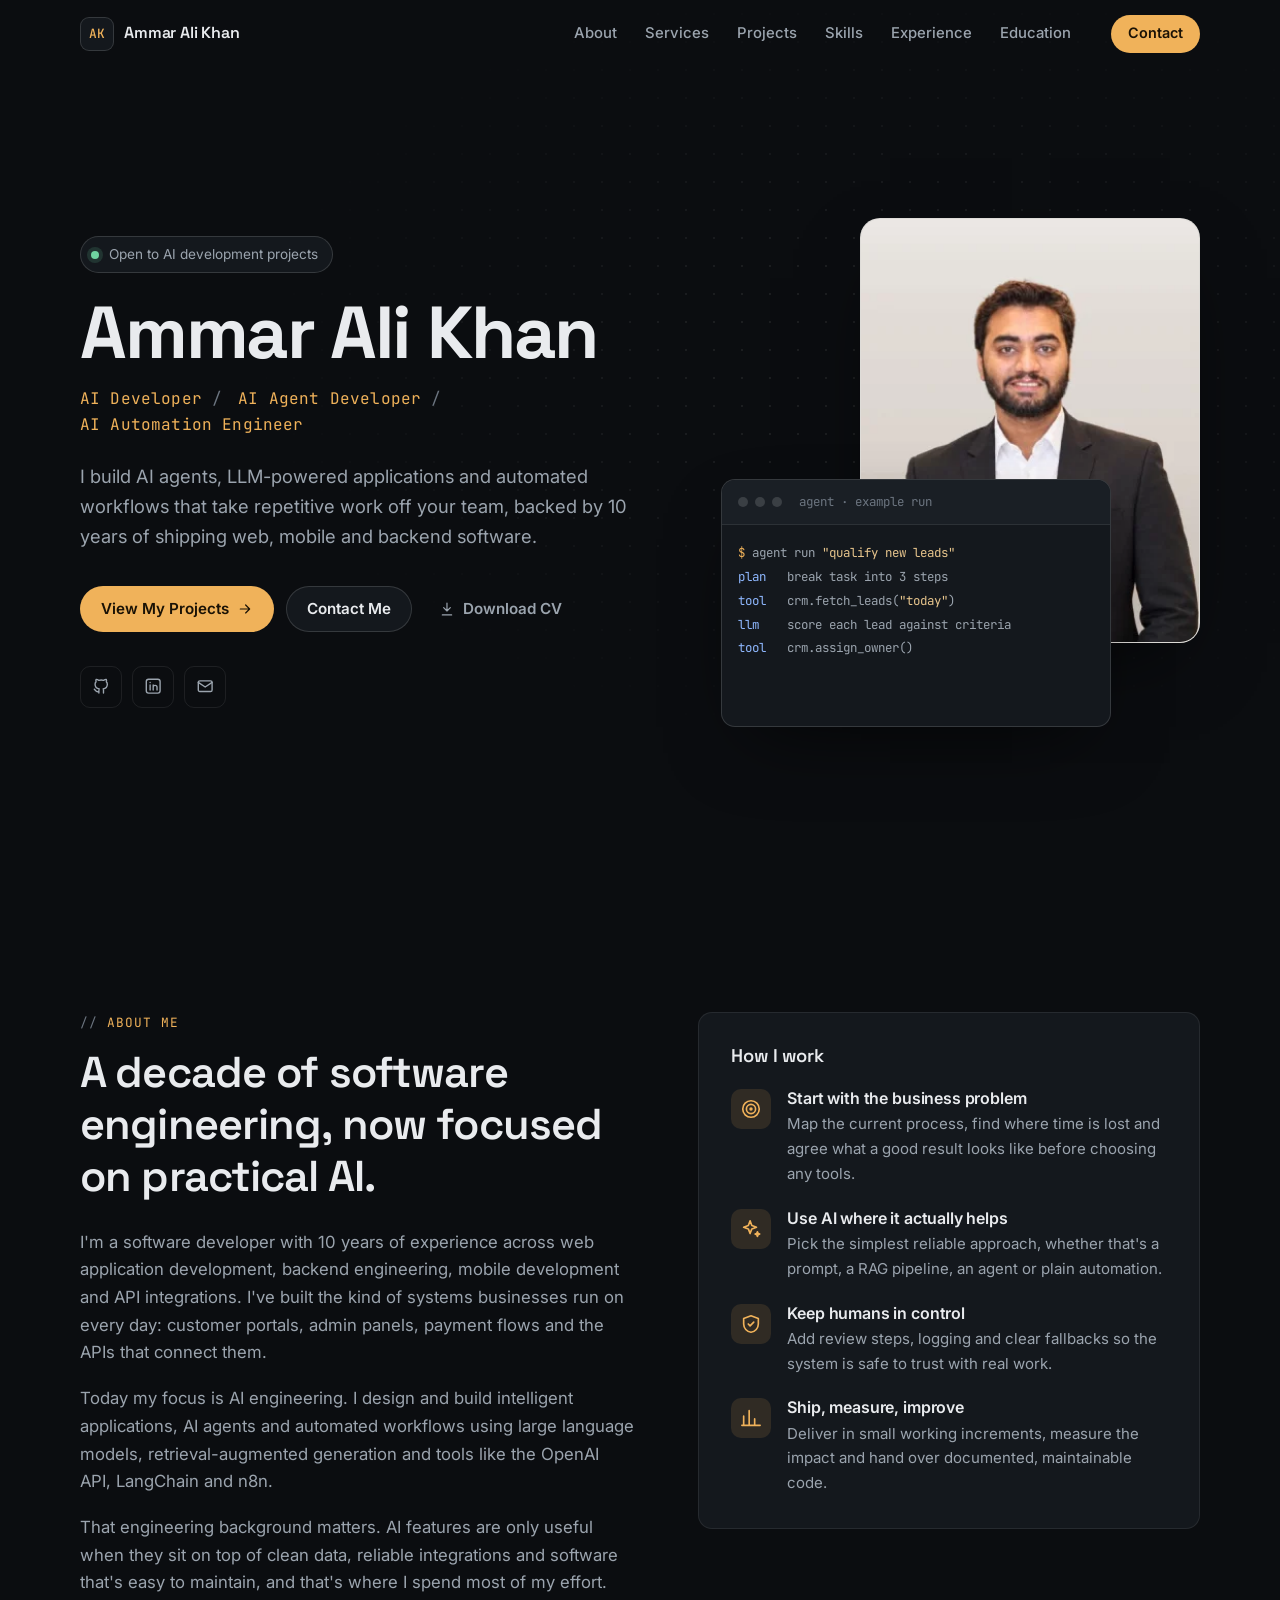
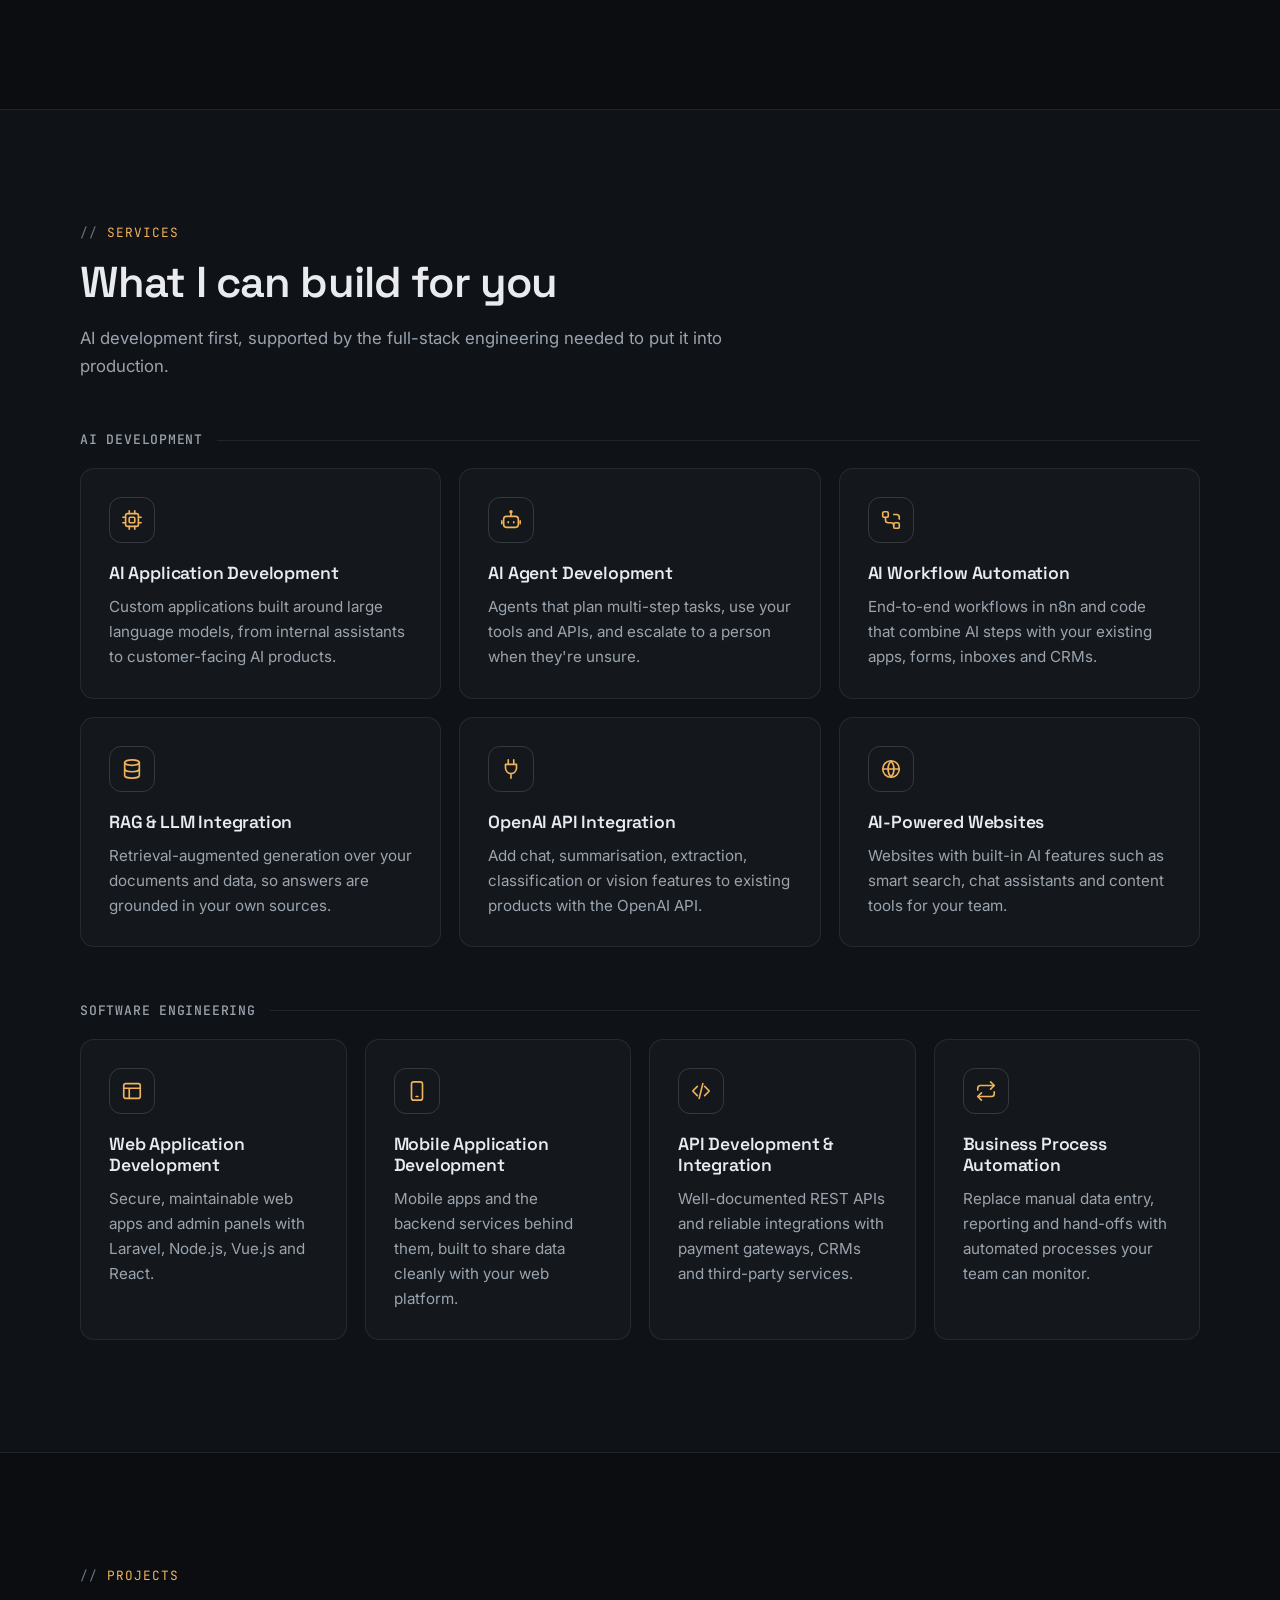
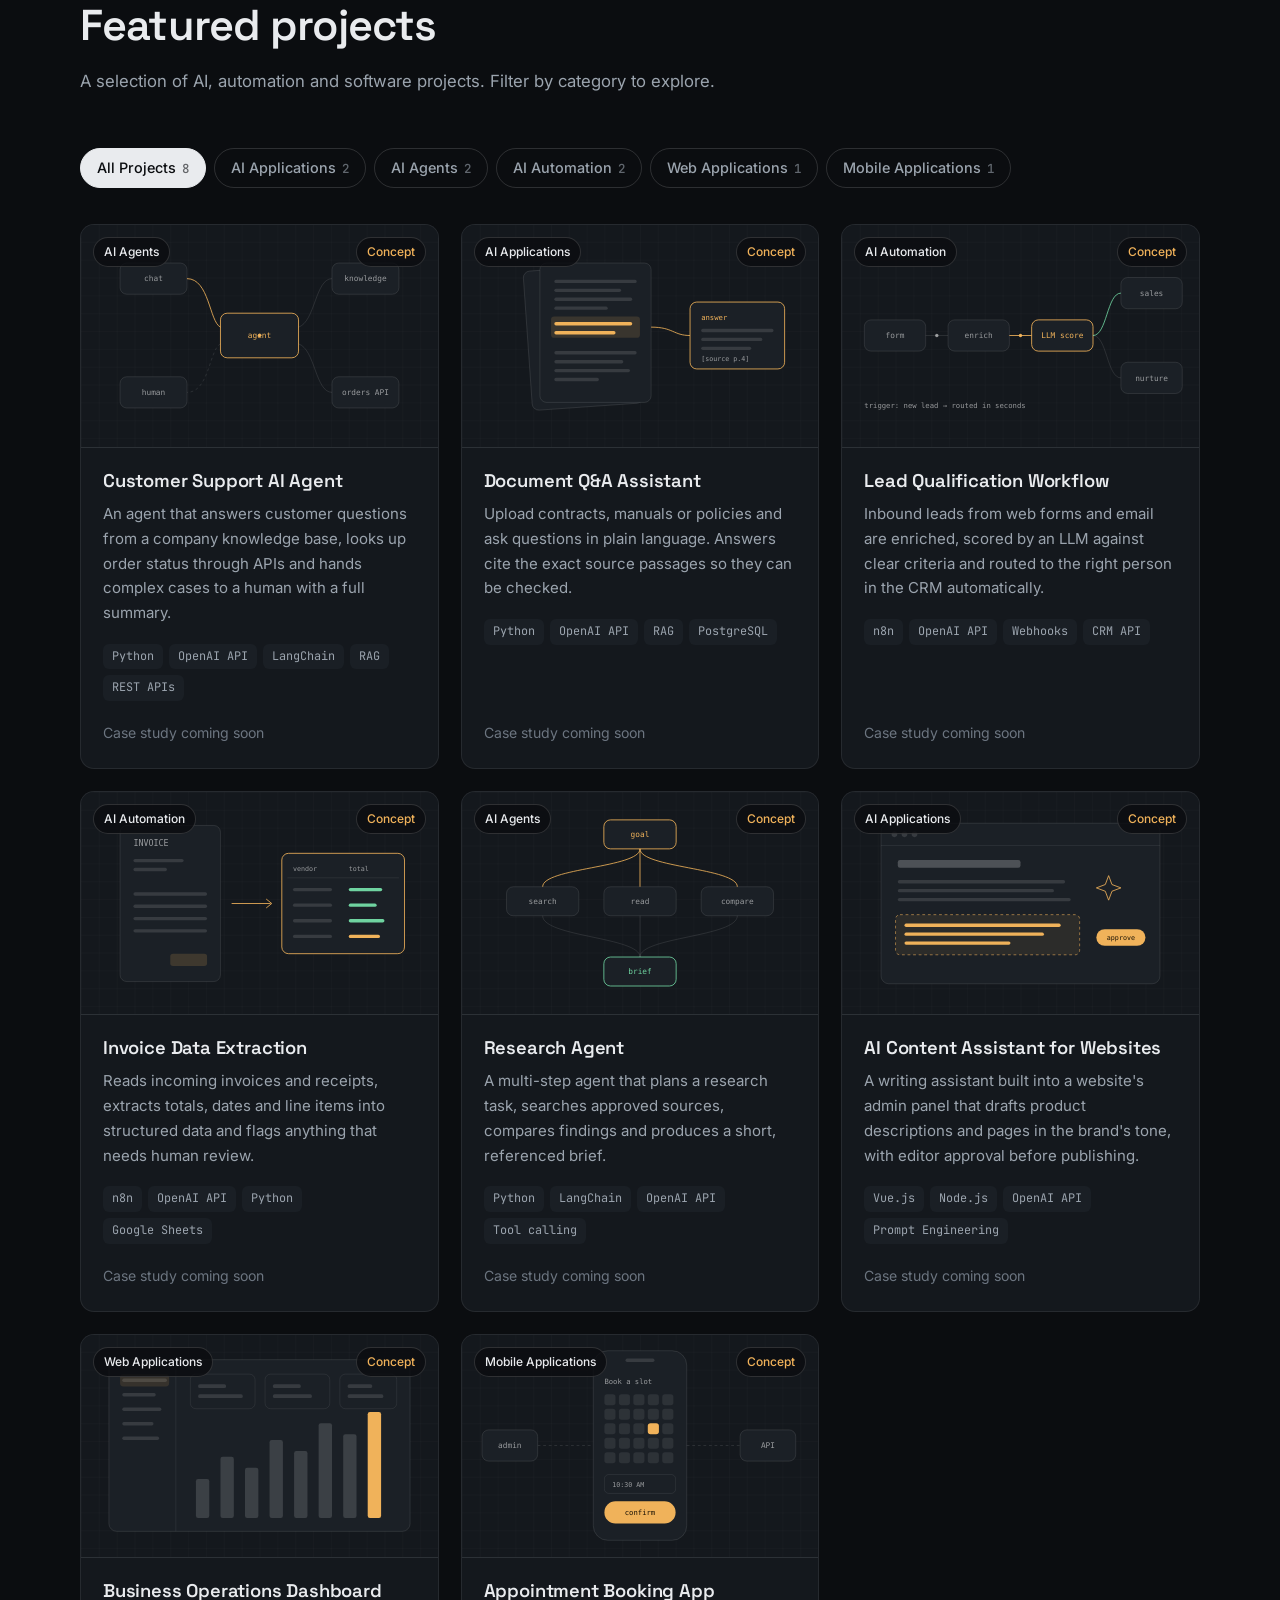
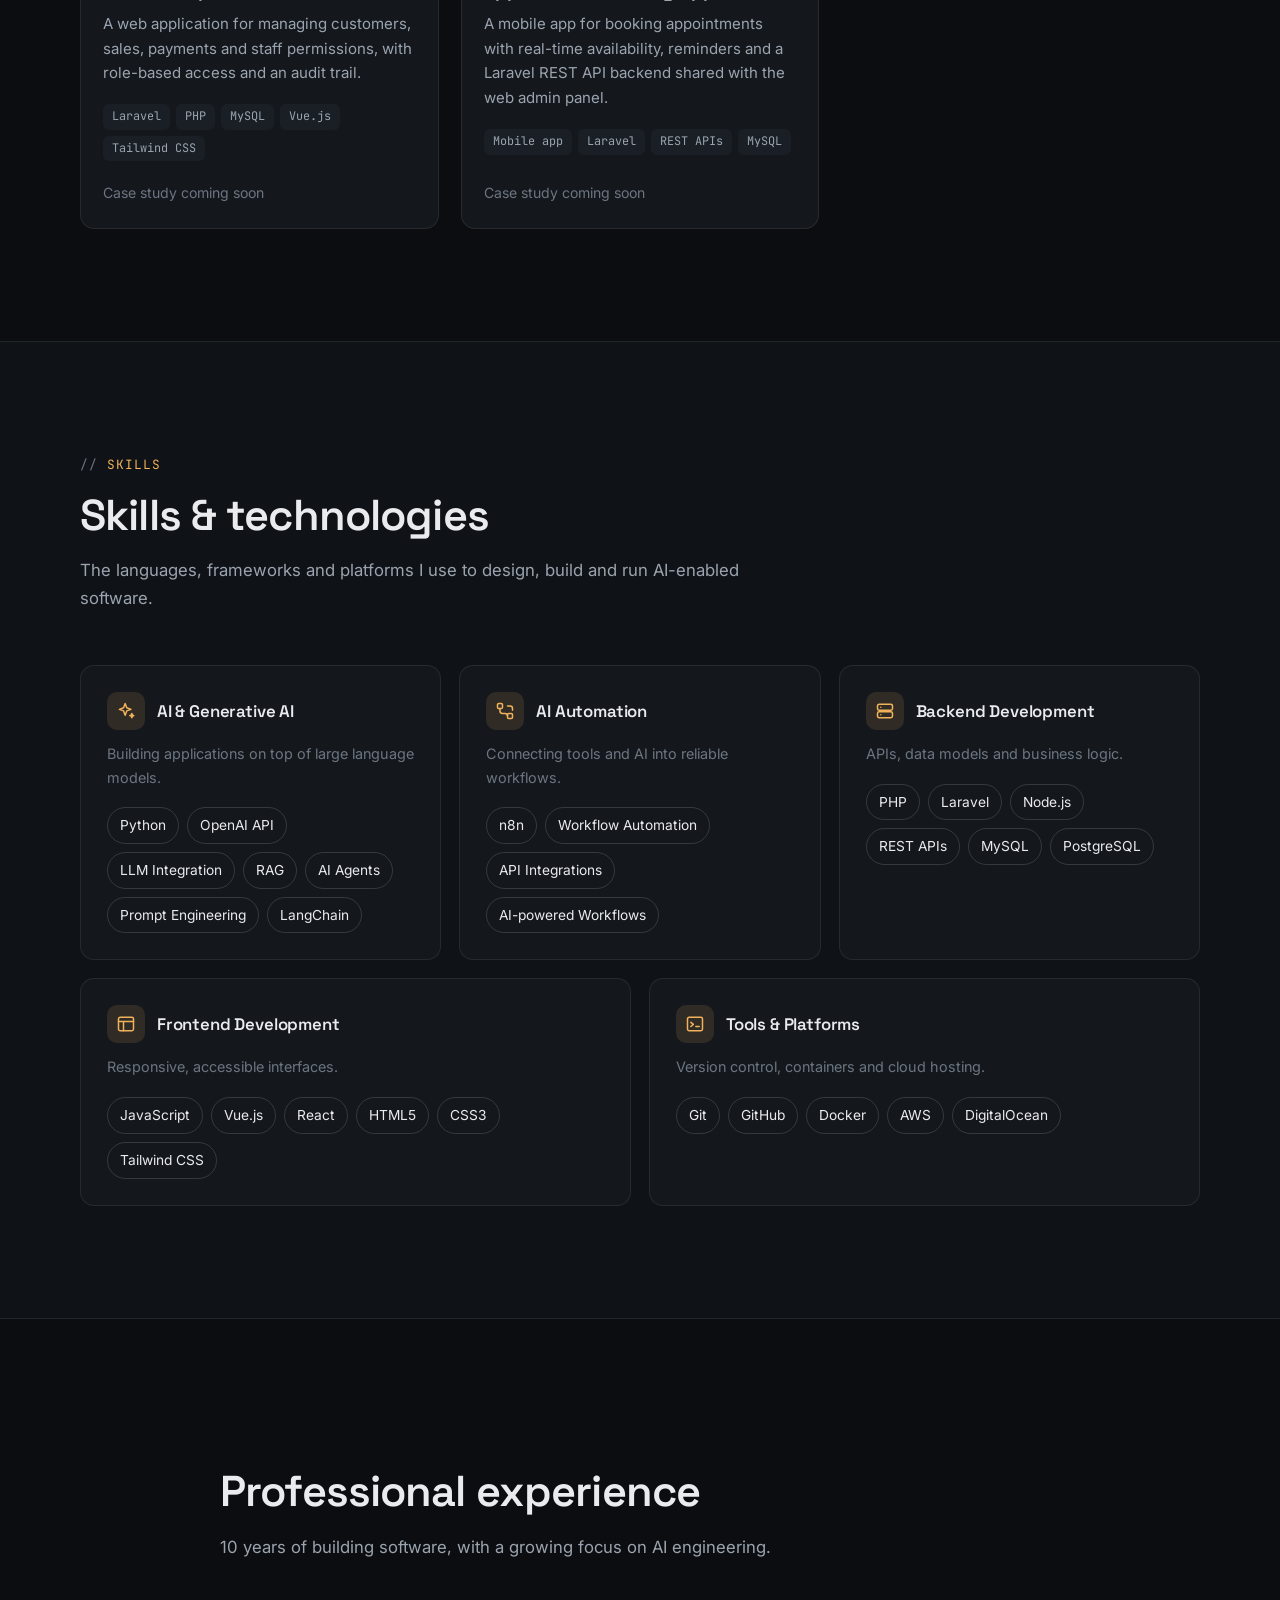
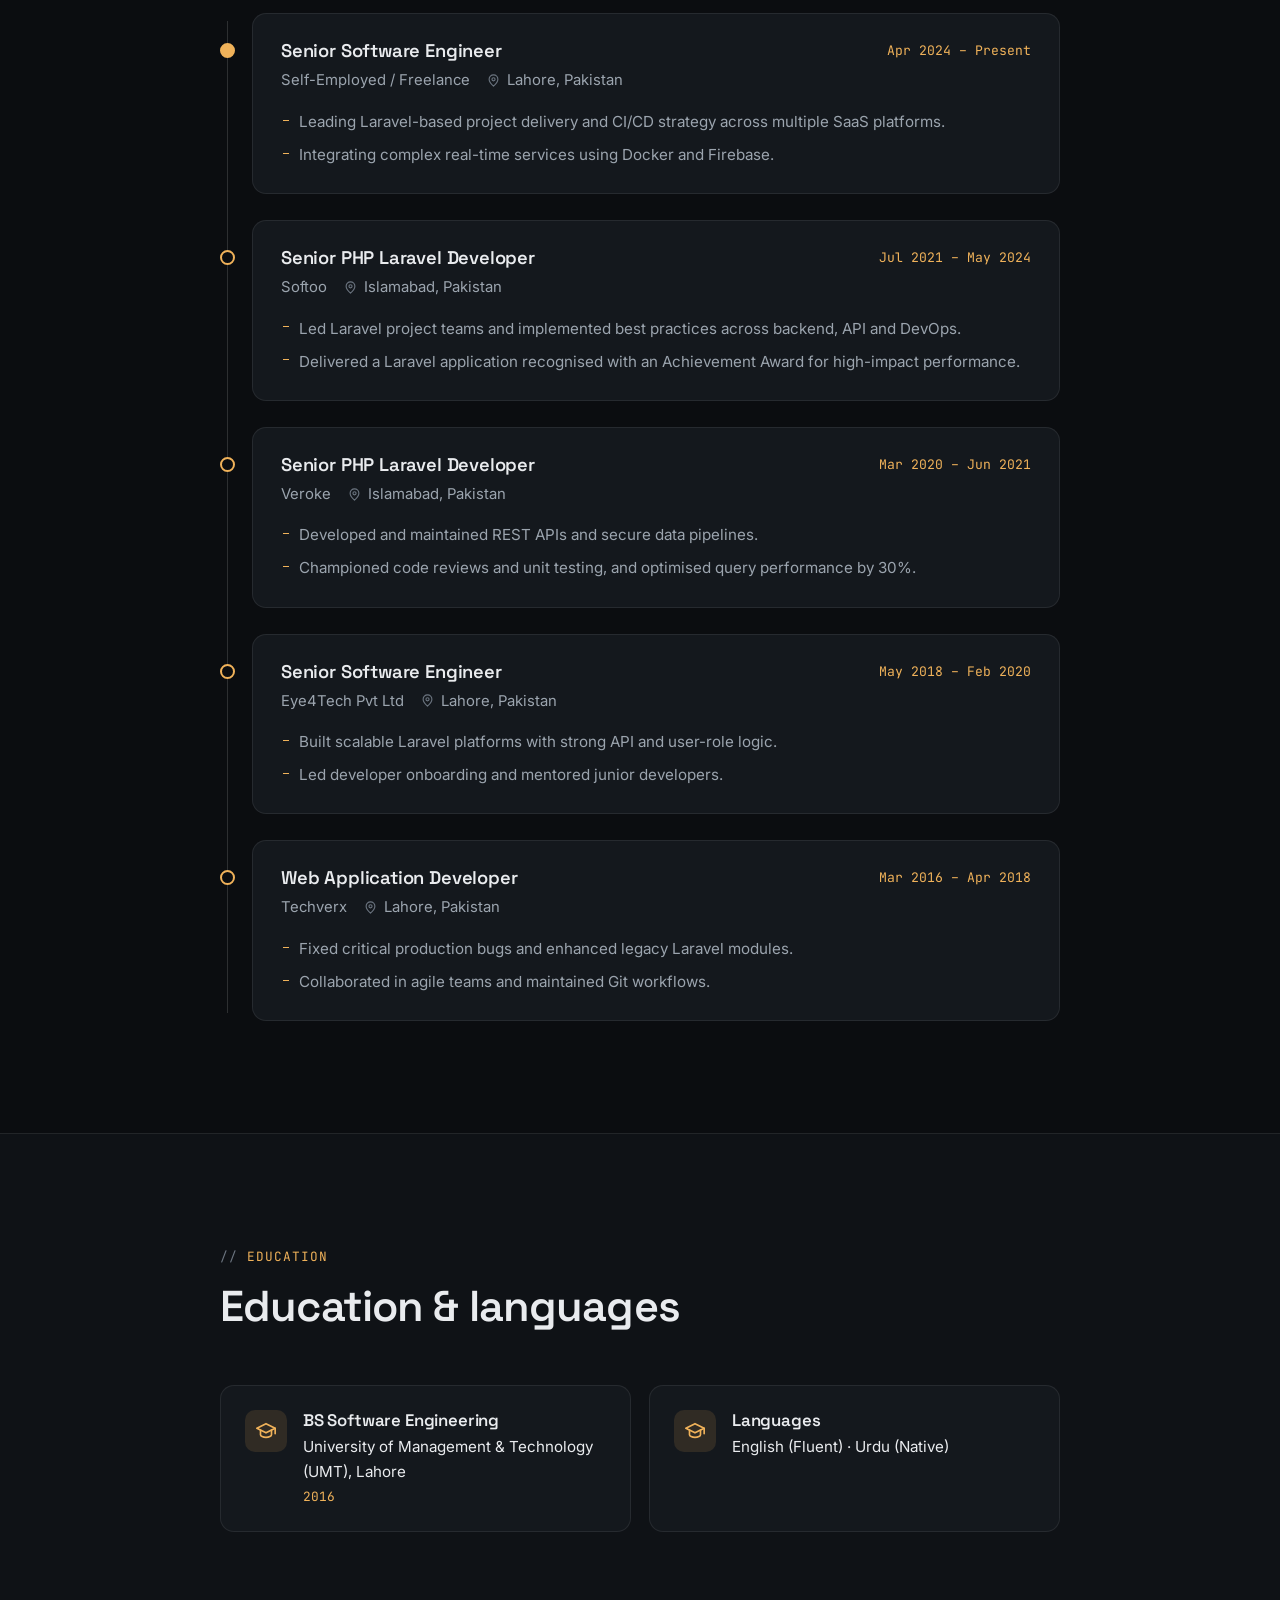
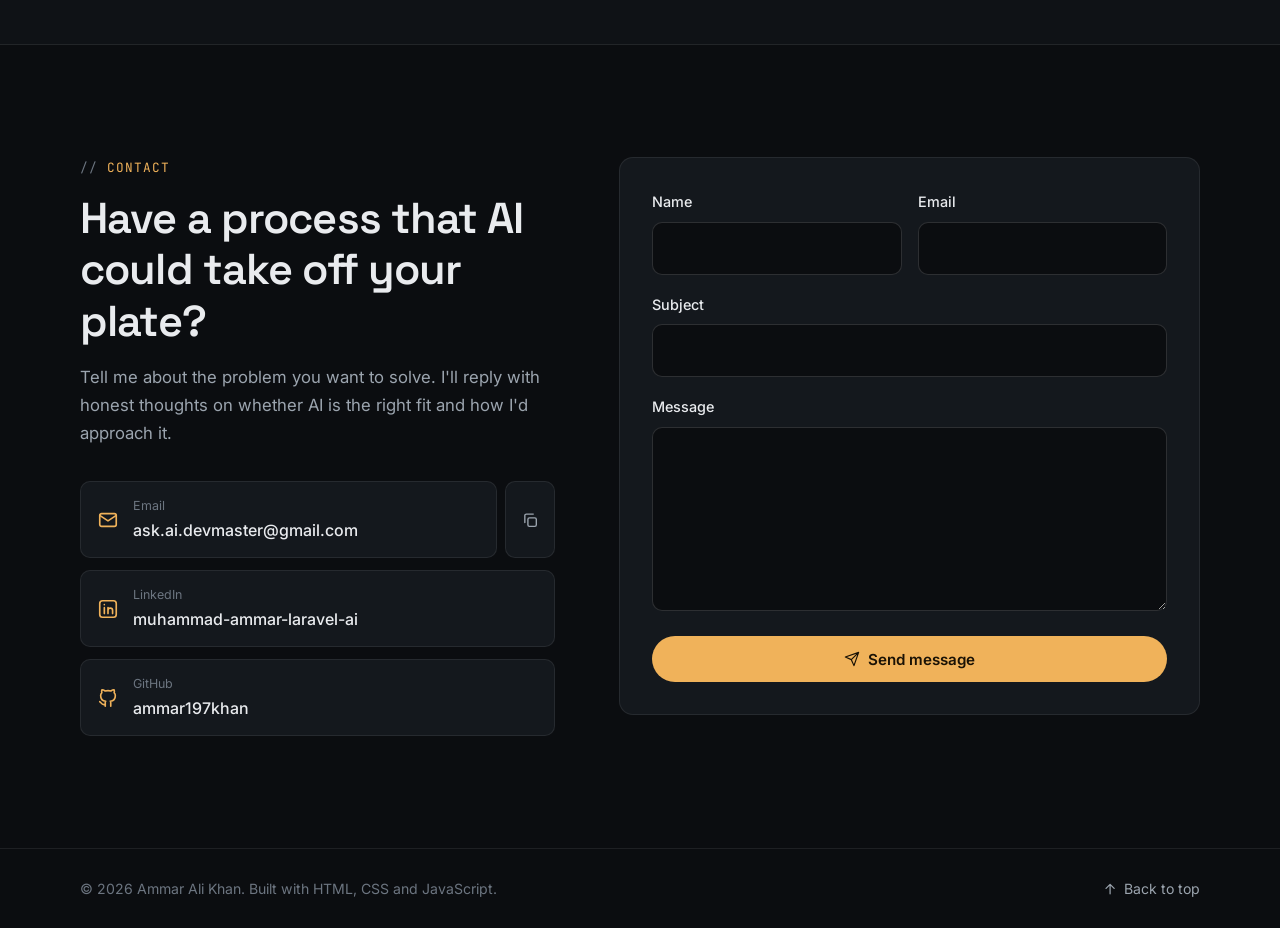
<file: index.html>
<!DOCTYPE html>
<html lang="en">
<head>
  <meta charset="utf-8">
  <meta name="viewport" content="width=device-width, initial-scale=1">
  <title>Ammar Ali Khan — AI Developer, AI Agent &amp; Automation Engineer</title>
  <meta name="description" content="Ammar Ali Khan is an AI developer with 10 years of software experience, building AI agents, RAG and LLM applications, OpenAI integrations and AI workflow automation for businesses.">
  <meta name="author" content="Ammar Ali Khan">
  <meta name="theme-color" content="#0b0d10">
  <link rel="canonical" href="https://ammar197khan.github.io/ammar-portfolio/">

  <meta property="og:type" content="website">
  <meta property="og:title" content="Ammar Ali Khan — AI Developer &amp; AI Automation Engineer">
  <meta property="og:description" content="AI agents, RAG and LLM applications, OpenAI integrations and workflow automation, backed by 10 years of software development.">
  <meta property="og:url" content="https://ammar197khan.github.io/ammar-portfolio/">
  <meta property="og:image" content="https://ammar197khan.github.io/ammar-portfolio/assets/img/og-image.png">
  <meta property="og:image:width" content="1200">
  <meta property="og:image:height" content="630">
  <meta name="twitter:card" content="summary_large_image">
  <meta name="twitter:title" content="Ammar Ali Khan — AI Developer &amp; AI Automation Engineer">
  <meta name="twitter:description" content="AI agents, RAG and LLM applications, OpenAI integrations and workflow automation.">
  <meta name="twitter:image" content="https://ammar197khan.github.io/ammar-portfolio/assets/img/og-image.png">

  <link rel="icon" href="assets/img/favicon.svg" type="image/svg+xml">
  <script>document.documentElement.classList.add("js");</script>

  <link rel="preconnect" href="https://fonts.googleapis.com">
  <link rel="preconnect" href="https://fonts.gstatic.com" crossorigin>
  <link rel="stylesheet" href="https://fonts.googleapis.com/css2?family=Inter:wght@400;500;600&family=JetBrains+Mono:wght@400;500&family=Space+Grotesk:wght@500;600;700&display=swap">
  <link rel="stylesheet" href="assets/css/style.css">

  <script type="application/ld+json">
  {
    "@context": "https://schema.org",
    "@type": "Person",
    "name": "Ammar Ali Khan",
    "jobTitle": "AI Developer, AI Agent Developer, AI Automation Engineer",
    "url": "https://ammar197khan.github.io/ammar-portfolio/",
    "email": "mailto:ask.ai.devmaster@gmail.com",
    "sameAs": [
      "https://github.com/ammar197khan",
      "https://www.linkedin.com/in/muhammad-ammar-laravel-ai/"
    ],
    "knowsAbout": ["AI agents", "Retrieval-augmented generation", "Large language models", "OpenAI API", "Workflow automation", "n8n", "Laravel", "Python"]
  }
  </script>
</head>
<body>
  <!-- Icon set (stroke icons, 24x24) -->
  <svg width="0" height="0" class="sr-only" aria-hidden="true" focusable="false">
    <defs>
      <symbol id="i-cpu" viewBox="0 0 24 24"><rect x="5" y="5" width="14" height="14" rx="2"/><rect x="9" y="9" width="6" height="6" rx="1"/><path d="M9 2v3M15 2v3M9 19v3M15 19v3M2 9h3M2 15h3M19 9h3M19 15h3"/></symbol>
      <symbol id="i-bot" viewBox="0 0 24 24"><rect x="4" y="8" width="16" height="12" rx="3"/><path d="M12 4v4M9 14v1M15 14v1M2 13v3M22 13v3"/><circle cx="12" cy="3" r="1"/></symbol>
      <symbol id="i-flow" viewBox="0 0 24 24"><rect x="3" y="3" width="6" height="6" rx="1.5"/><rect x="15" y="15" width="6" height="6" rx="1.5"/><path d="M6 9v3a3 3 0 0 0 3 3h3a3 3 0 0 1 3 3"/><path d="M15 6h3a3 3 0 0 1 3 3v2"/></symbol>
      <symbol id="i-database" viewBox="0 0 24 24"><ellipse cx="12" cy="5" rx="8" ry="3"/><path d="M4 5v14c0 1.7 3.6 3 8 3s8-1.3 8-3V5"/><path d="M4 12c0 1.7 3.6 3 8 3s8-1.3 8-3"/></symbol>
      <symbol id="i-spark" viewBox="0 0 24 24"><path d="M11 3l1.9 5.1L18 10l-5.1 1.9L11 17l-1.9-5.1L4 10l5.1-1.9z"/><path d="M19 15l.7 1.8 1.8.7-1.8.7L19 20l-.7-1.8-1.8-.7 1.8-.7z"/></symbol>
      <symbol id="i-plug" viewBox="0 0 24 24"><path d="M9 2v5M15 2v5M6 7h12v4a6 6 0 0 1-12 0zM12 17v5"/></symbol>
      <symbol id="i-globe" viewBox="0 0 24 24"><circle cx="12" cy="12" r="9"/><path d="M3 12h18M12 3a14 14 0 0 1 0 18M12 3a14 14 0 0 0 0 18"/></symbol>
      <symbol id="i-layout" viewBox="0 0 24 24"><rect x="3" y="4" width="18" height="16" rx="2"/><path d="M3 9h18M9 9v11"/></symbol>
      <symbol id="i-phone" viewBox="0 0 24 24"><rect x="6" y="2" width="12" height="20" rx="2.5"/><path d="M11 18h2"/></symbol>
      <symbol id="i-api" viewBox="0 0 24 24"><path d="M8 7l-5 5 5 5M16 7l5 5-5 5M14 4l-4 16"/></symbol>
      <symbol id="i-repeat" viewBox="0 0 24 24"><path d="M17 2l4 4-4 4"/><path d="M3 11V9a3 3 0 0 1 3-3h15"/><path d="M7 22l-4-4 4-4"/><path d="M21 13v2a3 3 0 0 1-3 3H3"/></symbol>
      <symbol id="i-server" viewBox="0 0 24 24"><rect x="3" y="4" width="18" height="7" rx="2"/><rect x="3" y="13" width="18" height="7" rx="2"/><path d="M7 7.5h.01M7 16.5h.01"/></symbol>
      <symbol id="i-tools" viewBox="0 0 24 24"><rect x="3" y="4" width="18" height="16" rx="2"/><path d="M7 10l3 2.5L7 15M13 15h4"/></symbol>
      <symbol id="i-target" viewBox="0 0 24 24"><circle cx="12" cy="12" r="9"/><circle cx="12" cy="12" r="5"/><circle cx="12" cy="12" r="1"/></symbol>
      <symbol id="i-shield" viewBox="0 0 24 24"><path d="M12 3l8 3v6c0 4.5-3.4 8.3-8 9-4.6-.7-8-4.5-8-9V6z"/><path d="M9 12l2 2 4-4"/></symbol>
      <symbol id="i-chart" viewBox="0 0 24 24"><path d="M4 20V10M10 20V4M16 20v-7M22 20H2"/></symbol>
      <symbol id="i-mail" viewBox="0 0 24 24"><rect x="3" y="5" width="18" height="14" rx="2"/><path d="M3 7l9 6 9-6"/></symbol>
      <symbol id="i-linkedin" viewBox="0 0 24 24"><rect x="3" y="3" width="18" height="18" rx="3"/><path d="M8 10.5V17M8 7.25v.01M12 17v-6.5M12 13.5a2.5 2.5 0 0 1 5 0V17"/></symbol>
      <symbol id="i-github" viewBox="0 0 24 24"><path d="M9 19c-4.3 1.4-4.3-2.5-6-3m12 5v-3.5c0-1 .1-1.4-.5-2 2.8-.3 5.5-1.4 5.5-6a4.6 4.6 0 0 0-1.3-3.2 4.2 4.2 0 0 0-.1-3.2s-1.1-.3-3.5 1.3a12.3 12.3 0 0 0-6.2 0C6.5 2.8 5.4 3.1 5.4 3.1a4.2 4.2 0 0 0-.1 3.2A4.6 4.6 0 0 0 4 9.5c0 4.6 2.7 5.7 5.5 6-.6.6-.6 1.2-.5 2V21"/></symbol>
      <symbol id="i-download" viewBox="0 0 24 24"><path d="M12 3v12M7 10l5 5 5-5M5 21h14"/></symbol>
      <symbol id="i-arrow" viewBox="0 0 24 24"><path d="M5 12h14M13 6l6 6-6 6"/></symbol>
      <symbol id="i-external" viewBox="0 0 24 24"><path d="M7 17L17 7M8 7h9v9"/></symbol>
      <symbol id="i-menu" viewBox="0 0 24 24"><path d="M4 7h16M4 12h16M4 17h16"/></symbol>
      <symbol id="i-x" viewBox="0 0 24 24"><path d="M6 6l12 12M18 6L6 18"/></symbol>
      <symbol id="i-copy" viewBox="0 0 24 24"><rect x="9" y="9" width="11" height="11" rx="2"/><path d="M5 15V6a2 2 0 0 1 2-2h9"/></symbol>
      <symbol id="i-check" viewBox="0 0 24 24"><path d="M5 12l5 5L20 7"/></symbol>
      <symbol id="i-pin" viewBox="0 0 24 24"><path d="M12 21s-7-6.2-7-11a7 7 0 0 1 14 0c0 4.8-7 11-7 11z"/><circle cx="12" cy="10" r="2.5"/></symbol>
      <symbol id="i-grad" viewBox="0 0 24 24"><path d="M2 9l10-5 10 5-10 5z"/><path d="M6 11v5c0 1.5 2.7 3 6 3s6-1.5 6-3v-5M22 9v6"/></symbol>
      <symbol id="i-send" viewBox="0 0 24 24"><path d="M22 2L11 13M22 2l-7 20-4-9-9-4z"/></symbol>
      <symbol id="i-up" viewBox="0 0 24 24"><path d="M12 19V5M6 11l6-6 6 6"/></symbol>
    </defs>
  </svg>

  <a class="skip-link" href="#main">Skip to content</a>

  <header class="site-header" id="top">
    <nav class="nav container" aria-label="Main navigation">
      <a class="brand" href="#home" aria-label="Ammar Ali Khan, home">
        <span class="brand-mark" aria-hidden="true">AK</span>
        <span class="brand-name">Ammar Ali Khan</span>
      </a>

      <button class="nav-toggle" type="button" aria-expanded="false" aria-controls="nav-menu" aria-label="Open menu">
        <svg class="icon icon-open" aria-hidden="true"><use href="#i-menu"/></svg>
        <svg class="icon icon-close" aria-hidden="true"><use href="#i-x"/></svg>
      </button>

      <div class="nav-menu" id="nav-menu">
        <ul class="nav-links">
          <li><a href="#about">About</a></li>
          <li><a href="#services">Services</a></li>
          <li><a href="#projects">Projects</a></li>
          <li><a href="#skills">Skills</a></li>
          <li><a href="#experience">Experience</a></li>
          <li><a href="#education">Education</a></li>
        </ul>
        <a class="btn btn-primary btn-sm" href="#contact">Contact</a>
      </div>
    </nav>
  </header>

  <main id="main">
    <!-- ============ HERO ============ -->
    <section class="hero" id="home" aria-labelledby="hero-title">
      <div class="container hero-grid">
        <div class="hero-copy">
          <p class="eyebrow reveal"><span class="dot" aria-hidden="true"></span>Open to AI development projects</p>
          <h1 class="hero-title reveal" id="hero-title">Ammar Ali Khan</h1>
          <p class="hero-role reveal"><span class="role">AI Developer</span><span class="sep" aria-hidden="true">/</span> <span class="role">AI Agent Developer</span><span class="sep" aria-hidden="true">/</span> <span class="role">AI Automation Engineer</span></p>
          <p class="hero-lead reveal">I build AI agents, LLM-powered applications and automated workflows that take repetitive work off your team, backed by 10 years of shipping web, mobile and backend software.</p>
          <div class="hero-actions reveal">
            <a class="btn btn-primary" href="#projects">View My Projects <svg class="icon" aria-hidden="true"><use href="#i-arrow"/></svg></a>
            <a class="btn btn-secondary" href="#contact">Contact Me</a>
            <a class="btn btn-ghost" href="assets/cv/Ammar_Ali_Khan_CV.pdf" download>
              <svg class="icon" aria-hidden="true"><use href="#i-download"/></svg> Download CV
            </a>
          </div>
          <ul class="hero-social reveal" aria-label="Profiles">
            <li><a href="https://github.com/ammar197khan" target="_blank" rel="noopener" aria-label="GitHub profile"><svg class="icon" aria-hidden="true"><use href="#i-github"/></svg></a></li>
            <li><a href="https://www.linkedin.com/in/muhammad-ammar-laravel-ai/" target="_blank" rel="noopener" aria-label="LinkedIn profile"><svg class="icon" aria-hidden="true"><use href="#i-linkedin"/></svg></a></li>
            <li><a href="mailto:ask.ai.devmaster@gmail.com" aria-label="Send an email"><svg class="icon" aria-hidden="true"><use href="#i-mail"/></svg></a></li>
          </ul>
        </div>

        <div class="hero-visual">
        <picture class="portrait reveal">
          <source srcset="assets/img/ammar-ali-khan.webp" type="image/webp">
          <img src="assets/img/ammar-ali-khan.jpg" alt="Portrait of Ammar Ali Khan" width="328" height="410" fetchpriority="high" decoding="async">
        </picture>

        <figure class="console reveal" aria-label="Example of an AI agent workflow run">
          <div class="console-bar" aria-hidden="true">
            <span></span><span></span><span></span>
            <p>agent · example run</p>
          </div>
          <ol class="console-body" id="console-body">
            <li><span class="c-prompt">$</span> agent run <span class="c-str">"qualify new leads"</span></li>
            <li><span class="c-tag">plan</span>break task into 3 steps</li>
            <li><span class="c-tag">tool</span>crm.fetch_leads(<span class="c-str">"today"</span>)</li>
            <li><span class="c-tag">llm</span>score each lead against criteria</li>
            <li><span class="c-tag">tool</span>crm.assign_owner()</li>
            <li><span class="c-tag">check</span>low-confidence leads → human review</li>
            <li class="c-done"><span class="c-ok">✓</span> done · summary sent to sales channel</li>
          </ol>
          <figcaption class="sr-only">An illustrative AI agent that plans a task, calls CRM tools, uses a language model to score leads and sends uncertain cases for human review.</figcaption>
        </figure>
        </div>
      </div>
    </section>

    <!-- ============ ABOUT ============ -->
    <section class="section" id="about" aria-labelledby="about-title">
      <div class="container about-grid">
        <div class="about-copy">
          <p class="section-label reveal">About me</p>
          <h2 class="section-title reveal" id="about-title">A decade of software engineering, now focused on practical AI.</h2>
          <div class="prose reveal">
            <p>I'm a software developer with 10 years of experience across web application development, backend engineering, mobile development and API integrations. I've built the kind of systems businesses run on every day: customer portals, admin panels, payment flows and the APIs that connect them.</p>
            <p>Today my focus is AI engineering. I design and build intelligent applications, AI agents and automated workflows using large language models, retrieval-augmented generation and tools like the OpenAI API, LangChain and n8n.</p>
            <p>That engineering background matters. AI features are only useful when they sit on top of clean data, reliable integrations and software that's easy to maintain, and that's where I spend most of my effort.</p>
          </div>
        </div>

        <div class="approach reveal">
          <h3 class="approach-title">How I work</h3>
          <ol class="approach-list">
            <li>
              <svg class="icon" aria-hidden="true"><use href="#i-target"/></svg>
              <div>
                <h4>Start with the business problem</h4>
                <p>Map the current process, find where time is lost and agree what a good result looks like before choosing any tools.</p>
              </div>
            </li>
            <li>
              <svg class="icon" aria-hidden="true"><use href="#i-spark"/></svg>
              <div>
                <h4>Use AI where it actually helps</h4>
                <p>Pick the simplest reliable approach, whether that's a prompt, a RAG pipeline, an agent or plain automation.</p>
              </div>
            </li>
            <li>
              <svg class="icon" aria-hidden="true"><use href="#i-shield"/></svg>
              <div>
                <h4>Keep humans in control</h4>
                <p>Add review steps, logging and clear fallbacks so the system is safe to trust with real work.</p>
              </div>
            </li>
            <li>
              <svg class="icon" aria-hidden="true"><use href="#i-chart"/></svg>
              <div>
                <h4>Ship, measure, improve</h4>
                <p>Deliver in small working increments, measure the impact and hand over documented, maintainable code.</p>
              </div>
            </li>
          </ol>
        </div>
      </div>
    </section>

    <!-- ============ SERVICES ============ -->
    <section class="section section-alt" id="services" aria-labelledby="services-title">
      <div class="container">
        <div class="section-head">
          <p class="section-label reveal">Services</p>
          <h2 class="section-title reveal" id="services-title">What I can build for you</h2>
          <p class="section-intro reveal">AI development first, supported by the full-stack engineering needed to put it into production.</p>
        </div>

        <h3 class="group-title reveal">AI development</h3>
        <ul class="services-grid">
          <li class="card service reveal">
            <span class="service-icon"><svg class="icon" aria-hidden="true"><use href="#i-cpu"/></svg></span>
            <h4>AI Application Development</h4>
            <p>Custom applications built around large language models, from internal assistants to customer-facing AI products.</p>
          </li>
          <li class="card service reveal">
            <span class="service-icon"><svg class="icon" aria-hidden="true"><use href="#i-bot"/></svg></span>
            <h4>AI Agent Development</h4>
            <p>Agents that plan multi-step tasks, use your tools and APIs, and escalate to a person when they're unsure.</p>
          </li>
          <li class="card service reveal">
            <span class="service-icon"><svg class="icon" aria-hidden="true"><use href="#i-flow"/></svg></span>
            <h4>AI Workflow Automation</h4>
            <p>End-to-end workflows in n8n and code that combine AI steps with your existing apps, forms, inboxes and CRMs.</p>
          </li>
          <li class="card service reveal">
            <span class="service-icon"><svg class="icon" aria-hidden="true"><use href="#i-database"/></svg></span>
            <h4>RAG &amp; LLM Integration</h4>
            <p>Retrieval-augmented generation over your documents and data, so answers are grounded in your own sources.</p>
          </li>
          <li class="card service reveal">
            <span class="service-icon"><svg class="icon" aria-hidden="true"><use href="#i-plug"/></svg></span>
            <h4>OpenAI API Integration</h4>
            <p>Add chat, summarisation, extraction, classification or vision features to existing products with the OpenAI API.</p>
          </li>
          <li class="card service reveal">
            <span class="service-icon"><svg class="icon" aria-hidden="true"><use href="#i-globe"/></svg></span>
            <h4>AI-Powered Websites</h4>
            <p>Websites with built-in AI features such as smart search, chat assistants and content tools for your team.</p>
          </li>
        </ul>

        <h3 class="group-title reveal">Software engineering</h3>
        <ul class="services-grid services-grid-4">
          <li class="card service reveal">
            <span class="service-icon"><svg class="icon" aria-hidden="true"><use href="#i-layout"/></svg></span>
            <h4>Web Application Development</h4>
            <p>Secure, maintainable web apps and admin panels with Laravel, Node.js, Vue.js and React.</p>
          </li>
          <li class="card service reveal">
            <span class="service-icon"><svg class="icon" aria-hidden="true"><use href="#i-phone"/></svg></span>
            <h4>Mobile Application Development</h4>
            <p>Mobile apps and the backend services behind them, built to share data cleanly with your web platform.</p>
          </li>
          <li class="card service reveal">
            <span class="service-icon"><svg class="icon" aria-hidden="true"><use href="#i-api"/></svg></span>
            <h4>API Development &amp; Integration</h4>
            <p>Well-documented REST APIs and reliable integrations with payment gateways, CRMs and third-party services.</p>
          </li>
          <li class="card service reveal">
            <span class="service-icon"><svg class="icon" aria-hidden="true"><use href="#i-repeat"/></svg></span>
            <h4>Business Process Automation</h4>
            <p>Replace manual data entry, reporting and hand-offs with automated processes your team can monitor.</p>
          </li>
        </ul>
      </div>
    </section>

    <!-- ============ PROJECTS ============ -->
    <section class="section" id="projects" aria-labelledby="projects-title">
      <div class="container">
        <div class="section-head">
          <p class="section-label reveal">Projects</p>
          <h2 class="section-title reveal" id="projects-title">Featured projects</h2>
          <p class="section-intro reveal">A selection of AI, automation and software projects. Filter by category to explore.</p>
        </div>

        <div class="filters reveal" role="group" aria-label="Filter projects by category" id="project-filters"></div>
        <p class="sr-only" aria-live="polite" id="filter-status"></p>
        <ul class="projects-grid" id="project-grid"></ul>
        <noscript><p class="noscript">Turn on JavaScript to view the project list, or visit <a href="https://github.com/ammar197khan">my GitHub profile</a>.</p></noscript>
      </div>
    </section>

    <!-- ============ SKILLS ============ -->
    <section class="section section-alt" id="skills" aria-labelledby="skills-title">
      <div class="container">
        <div class="section-head">
          <p class="section-label reveal">Skills</p>
          <h2 class="section-title reveal" id="skills-title">Skills &amp; technologies</h2>
          <p class="section-intro reveal">The languages, frameworks and platforms I use to design, build and run AI-enabled software.</p>
        </div>
        <div class="skills-grid" id="skills-grid"></div>
      </div>
    </section>

    <!-- ============ EXPERIENCE ============ -->
    <section class="section" id="experience" aria-labelledby="experience-title">
      <div class="container narrow">
        <div class="section-head">
          <p class="section-label reveal">Experience</p>
          <h2 class="section-title reveal" id="experience-title">Professional experience</h2>
          <p class="section-intro reveal">10 years of building software, with a growing focus on AI engineering.</p>
        </div>
        <ol class="timeline" id="timeline"></ol>
      </div>
    </section>

    <!-- ============ EDUCATION ============ -->
    <section class="section section-alt" id="education" aria-labelledby="education-title">
      <div class="container narrow">
        <div class="section-head">
          <p class="section-label reveal">Education</p>
          <h2 class="section-title reveal" id="education-title">Education &amp; languages</h2>
        </div>
        <ul class="education-list" id="education-list"></ul>
      </div>
    </section>

    <!-- ============ CONTACT ============ -->
    <section class="section contact" id="contact" aria-labelledby="contact-title">
      <div class="container contact-grid">
        <div class="contact-copy">
          <p class="section-label reveal">Contact</p>
          <h2 class="section-title reveal" id="contact-title">Have a process that AI could take off your plate?</h2>
          <p class="section-intro reveal">Tell me about the problem you want to solve. I'll reply with honest thoughts on whether AI is the right fit and how I'd approach it.</p>

          <ul class="contact-links reveal">
            <li>
              <a href="mailto:ask.ai.devmaster@gmail.com" class="contact-link">
                <svg class="icon" aria-hidden="true"><use href="#i-mail"/></svg>
                <span><small>Email</small>ask.ai.devmaster@gmail.com</span>
              </a>
              <button class="copy-btn" type="button" data-copy="ask.ai.devmaster@gmail.com" aria-label="Copy email address">
                <svg class="icon" aria-hidden="true"><use href="#i-copy"/></svg>
              </button>
            </li>
            <li>
              <a href="https://www.linkedin.com/in/muhammad-ammar-laravel-ai/" target="_blank" rel="noopener" class="contact-link">
                <svg class="icon" aria-hidden="true"><use href="#i-linkedin"/></svg>
                <span><small>LinkedIn</small>muhammad-ammar-laravel-ai</span>
              </a>
            </li>
            <li>
              <a href="https://github.com/ammar197khan" target="_blank" rel="noopener" class="contact-link">
                <svg class="icon" aria-hidden="true"><use href="#i-github"/></svg>
                <span><small>GitHub</small>ammar197khan</span>
              </a>
            </li>
          </ul>
        </div>

        <form class="card contact-form reveal" id="contact-form" novalidate>
          <div class="field-row">
            <div class="field">
              <label for="cf-name">Name</label>
              <input id="cf-name" name="name" type="text" autocomplete="name" required maxlength="100">
              <p class="field-error" id="cf-name-error"></p>
            </div>
            <div class="field">
              <label for="cf-email">Email</label>
              <input id="cf-email" name="email" type="email" autocomplete="email" required maxlength="150">
              <p class="field-error" id="cf-email-error"></p>
            </div>
          </div>
          <div class="field">
            <label for="cf-subject">Subject</label>
            <input id="cf-subject" name="subject" type="text" required maxlength="150">
            <p class="field-error" id="cf-subject-error"></p>
          </div>
          <div class="field">
            <label for="cf-message">Message</label>
            <textarea id="cf-message" name="message" rows="6" required maxlength="5000"></textarea>
            <p class="field-error" id="cf-message-error"></p>
          </div>
          <!-- Spam trap: real visitors never see or fill this field -->
          <div class="hp" aria-hidden="true">
            <label for="cf-website">Website</label>
            <input id="cf-website" name="_gotcha" type="text" tabindex="-1" autocomplete="off">
          </div>
          <button class="btn btn-primary btn-block" type="submit">
            <svg class="icon" aria-hidden="true"><use href="#i-send"/></svg> <span class="btn-label">Send message</span>
          </button>
          <p class="form-status" id="form-status" role="status" aria-live="polite"></p>
        </form>
      </div>
    </section>
  </main>

  <footer class="site-footer">
    <div class="container footer-inner">
      <p>© <span id="year">2026</span> Ammar Ali Khan. Built with HTML, CSS and JavaScript.</p>
      <a href="#home" class="to-top"><svg class="icon" aria-hidden="true"><use href="#i-up"/></svg> Back to top</a>
    </div>
  </footer>

  <script src="assets/js/data.js"></script>
  <script src="assets/js/main.js"></script>
</body>
</html>
</file>
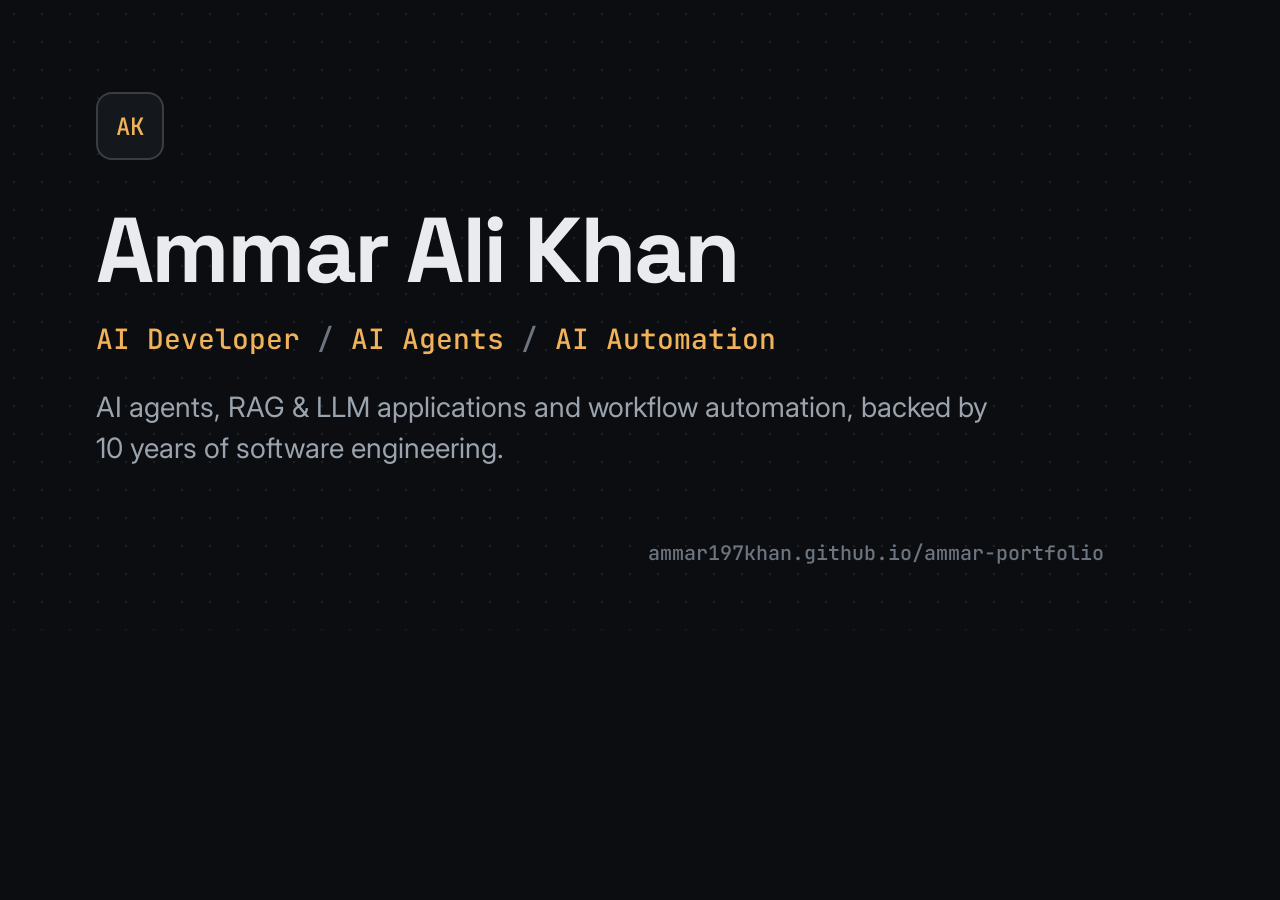
<file: tools/og.html>
<!DOCTYPE html>
<html lang="en">
<head>
<meta charset="utf-8">
<!-- Source for assets/img/og-image.png (1200x630 social preview). Re-render: see README. -->
<link rel="stylesheet" href="https://fonts.googleapis.com/css2?family=Inter:wght@400;500&family=JetBrains+Mono:wght@500&family=Space+Grotesk:wght@700&display=swap">
<style>
  html, body { margin: 0; width: 1200px; height: 630px; overflow: hidden; }
  body {
    position: relative;
    background: #0b0d10;
    color: #e9ebee;
    font-family: Inter, sans-serif;
  }
  body::before {
    content: ""; position: absolute; inset: 0;
    background-image: radial-gradient(rgba(255,255,255,0.08) 1px, transparent 1px);
    background-size: 28px 28px;
  }
  .wrap { position: relative; padding: 92px 96px; }
  .mark { display: inline-grid; place-items: center; width: 64px; height: 64px; border: 2px solid rgba(255,255,255,0.16); border-radius: 16px; background: #14181d; color: #f0b25a; font: 500 24px "JetBrains Mono", monospace; }
  h1 { margin: 44px 0 0; font: 700 92px/1 "Space Grotesk", sans-serif; letter-spacing: -0.03em; }
  .role { margin-top: 24px; color: #f0b25a; font: 500 28px "JetBrains Mono", monospace; }
  .role span { color: #6c7580; }
  .lead { margin-top: 30px; max-width: 900px; color: #9ba4ae; font-size: 28px; line-height: 1.45; }
  .url { position: absolute; right: 96px; bottom: 64px; color: #6c7580; font: 500 20px "JetBrains Mono", monospace; }
</style>
</head>
<body>
  <div class="wrap">
    <div class="mark">AK</div>
    <h1>Ammar Ali Khan</h1>
    <div class="role">AI Developer <span>/</span> AI Agents <span>/</span> AI Automation</div>
    <p class="lead">AI agents, RAG &amp; LLM applications and workflow automation, backed by 10 years of software engineering.</p>
  </div>
  <div class="url">ammar197khan.github.io/ammar-portfolio</div>
</body>
</html>
</file>
<file: assets/css/style.css>
/* ==========================================================
   Ammar Ali Khan — Portfolio
   Theme colours live in :root. Change --accent to re-brand.
   ========================================================== */

:root {
  --bg: #0b0d10;
  --bg-alt: #0f1216;
  --surface: #14181d;
  --surface-2: #1a1f25;
  --border: rgba(255, 255, 255, 0.08);
  --border-strong: rgba(255, 255, 255, 0.14);
  --text: #e9ebee;
  --text-muted: #9ba4ae;
  --text-faint: #6c7580;
  --accent: #f0b25a;
  --accent-strong: #ffc574;
  --accent-soft: rgba(240, 178, 90, 0.12);
  --success: #6fd3a0;
  --danger: #ff8a7a;

  --font-body: "Inter", system-ui, -apple-system, "Segoe UI", Roboto, sans-serif;
  --font-display: "Space Grotesk", "Inter", system-ui, sans-serif;
  --font-mono: "JetBrains Mono", ui-monospace, "Cascadia Code", Consolas, monospace;

  --radius: 14px;
  --radius-sm: 10px;
  --container: 1160px;
  --header-h: 68px;
  --ease: cubic-bezier(0.22, 0.61, 0.36, 1);
}

/* ---------- Base ---------- */
*,
*::before,
*::after { box-sizing: border-box; }

html {
  scroll-behavior: smooth;
  scroll-padding-top: calc(var(--header-h) + 12px);
  -webkit-text-size-adjust: 100%;
}

body {
  margin: 0;
  background: var(--bg);
  color: var(--text);
  font-family: var(--font-body);
  font-size: 16px;
  line-height: 1.65;
  -webkit-font-smoothing: antialiased;
  text-rendering: optimizeLegibility;
}

img, svg { display: block; max-width: 100%; }
h1, h2, h3, h4 { margin: 0; font-family: var(--font-display); font-weight: 600; line-height: 1.2; letter-spacing: -0.01em; }
p { margin: 0; }
ul, ol { margin: 0; padding: 0; list-style: none; }
a { color: inherit; text-decoration: none; }
button, input, textarea { font: inherit; color: inherit; }

::selection { background: var(--accent); color: #1a1205; }

:focus-visible {
  outline: 2px solid var(--accent);
  outline-offset: 3px;
  border-radius: 6px;
}

.icon {
  width: 1.15em;
  height: 1.15em;
  flex: none;
  fill: none;
  stroke: currentColor;
  stroke-width: 1.8;
  stroke-linecap: round;
  stroke-linejoin: round;
}

.sr-only {
  position: absolute !important;
  width: 1px; height: 1px;
  padding: 0; margin: -1px;
  overflow: hidden; clip: rect(0 0 0 0);
  white-space: nowrap; border: 0;
}

.skip-link {
  position: absolute;
  left: 16px; top: -60px;
  z-index: 100;
  padding: 10px 16px;
  border-radius: var(--radius-sm);
  background: var(--accent);
  color: #1a1205;
  font-weight: 600;
  transition: top 0.2s var(--ease);
}
.skip-link:focus { top: 12px; }

.container {
  width: 100%;
  max-width: var(--container);
  margin: 0 auto;
  padding: 0 20px;
}
.container.narrow { max-width: 880px; }

/* ---------- Buttons ---------- */
.btn {
  display: inline-flex;
  align-items: center;
  justify-content: center;
  gap: 8px;
  min-height: 46px;
  padding: 0 20px;
  border: 1px solid transparent;
  border-radius: 999px;
  font-size: 0.95rem;
  font-weight: 600;
  line-height: 1;
  cursor: pointer;
  white-space: nowrap;
  transition: background-color 0.2s var(--ease), border-color 0.2s var(--ease), color 0.2s var(--ease), transform 0.2s var(--ease);
}
.btn:active { transform: translateY(1px); }
.btn .icon { width: 1.05em; height: 1.05em; }

.btn-primary { background: var(--accent); color: #1a1205; }
.btn-primary:hover { background: var(--accent-strong); }
.btn-primary:hover .icon { transform: translateX(2px); }
.btn-primary .icon { transition: transform 0.2s var(--ease); }

.btn-secondary { border-color: var(--border-strong); background: var(--surface); }
.btn-secondary:hover { border-color: var(--accent); color: var(--accent); }

.btn-ghost { color: var(--text-muted); padding: 0 14px; }
.btn-ghost:hover { color: var(--text); }

.btn-sm { min-height: 38px; padding: 0 16px; font-size: 0.9rem; }
.btn-block { width: 100%; }
.btn[disabled] { opacity: 0.6; cursor: progress; }

/* ---------- Header / navigation ---------- */
.site-header {
  position: fixed;
  inset: 0 0 auto 0;
  z-index: 50;
  height: var(--header-h);
  border-bottom: 1px solid transparent;
  transition: background-color 0.25s var(--ease), border-color 0.25s var(--ease);
}
.site-header.is-scrolled,
.site-header.menu-open {
  background: rgba(11, 13, 16, 0.86);
  border-bottom-color: var(--border);
  -webkit-backdrop-filter: blur(14px);
  backdrop-filter: blur(14px);
}

.nav {
  display: flex;
  align-items: center;
  justify-content: space-between;
  height: 100%;
}

.brand { display: inline-flex; align-items: center; gap: 10px; font-weight: 600; }
.brand-mark {
  display: grid;
  place-items: center;
  width: 34px; height: 34px;
  border: 1px solid var(--border-strong);
  border-radius: 9px;
  background: var(--surface);
  color: var(--accent);
  font-family: var(--font-mono);
  font-size: 0.8rem;
  font-weight: 500;
}
.brand-name { font-family: var(--font-display); letter-spacing: -0.01em; }

.nav-toggle {
  display: none;
  width: 42px; height: 42px;
  place-items: center;
  border: 1px solid var(--border-strong);
  border-radius: 10px;
  background: var(--surface);
  cursor: pointer;
}
.nav-toggle .icon { width: 20px; height: 20px; }
.nav-toggle .icon-close { display: none; }
.nav-toggle[aria-expanded="true"] .icon-open { display: none; }
.nav-toggle[aria-expanded="true"] .icon-close { display: block; }

.nav-menu { display: flex; align-items: center; gap: 28px; }
.nav-links { display: flex; gap: 4px; }
.nav-links a {
  display: block;
  padding: 8px 12px;
  border-radius: 8px;
  color: var(--text-muted);
  font-size: 0.93rem;
  font-weight: 500;
  transition: color 0.2s var(--ease), background-color 0.2s var(--ease);
}
.nav-links a:hover { color: var(--text); }
.nav-links a.is-active { color: var(--text); background: var(--surface-2); }

@media (max-width: 900px) {
  .nav-toggle { display: grid; }
  .nav-menu {
    position: fixed;
    top: var(--header-h);
    left: 0; right: 0;
    flex-direction: column;
    align-items: stretch;
    gap: 16px;
    padding: 16px 20px 24px;
    border-bottom: 1px solid var(--border);
    background: var(--bg);
    box-shadow: 0 24px 40px -12px rgba(0, 0, 0, 0.6);
    visibility: hidden;
    opacity: 0;
    transform: translateY(-8px);
    transition: opacity 0.2s var(--ease), transform 0.2s var(--ease), visibility 0.2s;
  }
  .nav-menu.is-open { visibility: visible; opacity: 1; transform: none; }
  .nav-links { flex-direction: column; gap: 2px; }
  .nav-links a { padding: 12px; font-size: 1rem; }
  .nav-menu .btn { min-height: 46px; }
}

/* ---------- Hero ---------- */
.hero {
  position: relative;
  display: flex;
  align-items: center;
  min-height: 100vh;
  min-height: 100svh;
  padding: calc(var(--header-h) + 56px) 0 80px;
  overflow: hidden;
}
.hero::before {
  /* faint dot grid */
  content: "";
  position: absolute;
  inset: 0;
  background-image: radial-gradient(rgba(255, 255, 255, 0.07) 1px, transparent 1px);
  background-size: 28px 28px;
  -webkit-mask-image: radial-gradient(ellipse 70% 60% at 70% 40%, #000 20%, transparent 75%);
  mask-image: radial-gradient(ellipse 70% 60% at 70% 40%, #000 20%, transparent 75%);
  pointer-events: none;
}

.hero-grid {
  position: relative;
  display: grid;
  grid-template-columns: minmax(0, 1.1fr) minmax(0, 0.9fr);
  align-items: center;
  gap: 56px;
}

.eyebrow {
  display: inline-flex;
  align-items: center;
  gap: 10px;
  margin-bottom: 22px;
  padding: 6px 14px 6px 10px;
  border: 1px solid var(--border-strong);
  border-radius: 999px;
  background: var(--surface);
  color: var(--text-muted);
  font-size: 0.85rem;
}
.dot {
  width: 8px; height: 8px;
  border-radius: 50%;
  background: var(--success);
  box-shadow: 0 0 0 4px rgba(111, 211, 160, 0.15);
}

.hero-title {
  font-size: clamp(2.6rem, 6.4vw, 4.6rem);
  font-weight: 700;
  letter-spacing: -0.03em;
  line-height: 1.02;
}
.hero-role {
  margin-top: 16px;
  color: var(--accent);
  font-family: var(--font-mono);
  font-size: clamp(0.85rem, 1.6vw, 1rem);
  letter-spacing: 0.01em;
}
.hero-role .role { white-space: nowrap; }
.hero-role .sep { color: var(--text-faint); margin: 0 6px 0 10px; }
.hero-lead {
  max-width: 560px;
  margin-top: 22px;
  color: var(--text-muted);
  font-size: clamp(1.02rem, 1.6vw, 1.15rem);
}
.hero-actions { display: flex; flex-wrap: wrap; gap: 12px; margin-top: 34px; }

.hero-social { display: flex; gap: 10px; margin-top: 34px; }
.hero-social a {
  display: grid;
  place-items: center;
  width: 42px; height: 42px;
  border: 1px solid var(--border);
  border-radius: 10px;
  color: var(--text-muted);
  transition: color 0.2s var(--ease), border-color 0.2s var(--ease);
}
.hero-social a:hover { color: var(--accent); border-color: var(--accent); }

/* Portrait + agent console */
.hero-visual {
  position: relative;
  display: flex;
  justify-content: flex-end;
  padding-bottom: 84px;
}
.portrait {
  display: block;
  width: min(340px, 74%);
  aspect-ratio: 4 / 5;
  border: 1px solid var(--border-strong);
  border-radius: 20px;
  background: #d9d6d2;
  overflow: hidden;
  box-shadow: 0 30px 80px -30px rgba(0, 0, 0, 0.7);
}
.portrait img { width: 100%; height: 100%; object-fit: cover; }
.hero-visual .console {
  position: absolute;
  left: 0;
  bottom: 0;
  width: min(390px, 82%);
}
.hero-visual .console-body { padding: 16px 16px 18px; font-size: 0.78rem; line-height: 1.9; }

/* Agent console */
.console {
  margin: 0;
  border: 1px solid var(--border-strong);
  border-radius: var(--radius);
  background: var(--surface);
  box-shadow: 0 30px 80px -30px rgba(0, 0, 0, 0.7);
  overflow: hidden;
}
.console-bar {
  display: flex;
  align-items: center;
  gap: 7px;
  padding: 12px 16px;
  border-bottom: 1px solid var(--border);
  background: var(--surface-2);
}
.console-bar span { width: 10px; height: 10px; border-radius: 50%; background: rgba(255, 255, 255, 0.14); }
.console-bar p { margin-left: 10px; color: var(--text-faint); font-family: var(--font-mono); font-size: 0.78rem; }
.console-body {
  padding: 20px 18px 22px;
  font-family: var(--font-mono);
  font-size: 0.84rem;
  line-height: 2;
  color: var(--text-muted);
  overflow-x: auto;
}
.console-body li { white-space: pre; transition: opacity 0.35s var(--ease), transform 0.35s var(--ease); }
.console-body.is-animating li { opacity: 0; transform: translateY(4px); }
.console-body.is-animating li.is-shown { opacity: 1; transform: none; }
.c-prompt { color: var(--accent); }
.c-str { color: #e7c58d; }
.c-tag {
  display: inline-block;
  min-width: 7ch;
  color: #8fb8ff;
}
.c-ok, .c-done { color: var(--success); }

/* ---------- Sections ---------- */
.section { padding: 112px 0; }
.section-alt { background: var(--bg-alt); border-top: 1px solid var(--border); border-bottom: 1px solid var(--border); }
.section-head { max-width: 680px; margin-bottom: 52px; }
.section-label {
  margin-bottom: 14px;
  color: var(--accent);
  font-family: var(--font-mono);
  font-size: 0.8rem;
  letter-spacing: 0.08em;
  text-transform: uppercase;
}
.section-label::before { content: "// "; color: var(--text-faint); }
.section-title { font-size: clamp(1.9rem, 3.6vw, 2.7rem); letter-spacing: -0.02em; }
.section-intro { margin-top: 16px; color: var(--text-muted); font-size: 1.05rem; }

.card {
  border: 1px solid var(--border);
  border-radius: var(--radius);
  background: var(--surface);
}

/* ---------- About ---------- */
.about-grid {
  display: grid;
  grid-template-columns: minmax(0, 1.05fr) minmax(0, 0.95fr);
  gap: 64px;
  align-items: start;
}
.prose { margin-top: 26px; color: var(--text-muted); font-size: 1.05rem; }
.prose p + p { margin-top: 18px; }

.approach {
  padding: 32px;
  border: 1px solid var(--border);
  border-radius: var(--radius);
  background: var(--surface);
}
.approach-title { margin-bottom: 22px; font-size: 1.15rem; }
.approach-list { display: grid; gap: 22px; }
.approach-list li { display: grid; grid-template-columns: auto 1fr; gap: 16px; }
.approach-list .icon {
  width: 40px; height: 40px;
  padding: 9px;
  border-radius: 10px;
  background: var(--accent-soft);
  color: var(--accent);
}
.approach-list h4 { font-family: var(--font-body); font-size: 1rem; font-weight: 600; }
.approach-list p { margin-top: 4px; color: var(--text-muted); font-size: 0.94rem; }

/* ---------- Services ---------- */
.group-title {
  display: flex;
  align-items: center;
  gap: 14px;
  margin: 0 0 20px;
  color: var(--text-muted);
  font-family: var(--font-mono);
  font-size: 0.82rem;
  font-weight: 500;
  letter-spacing: 0.06em;
  text-transform: uppercase;
}
.group-title::after { content: ""; flex: 1; height: 1px; background: var(--border); }

.services-grid {
  display: grid;
  grid-template-columns: repeat(3, minmax(0, 1fr));
  gap: 18px;
  margin-bottom: 56px;
}
.services-grid:last-child { margin-bottom: 0; }
.services-grid-4 { grid-template-columns: repeat(4, minmax(0, 1fr)); }

.service {
  padding: 28px;
  transition: border-color 0.25s var(--ease), transform 0.25s var(--ease), background-color 0.25s var(--ease);
}
.service:hover { border-color: rgba(240, 178, 90, 0.4); background: var(--surface-2); transform: translateY(-3px); }
.service-icon {
  display: grid;
  place-items: center;
  width: 46px; height: 46px;
  margin-bottom: 20px;
  border: 1px solid var(--border-strong);
  border-radius: 12px;
  color: var(--accent);
}
.service-icon .icon { width: 22px; height: 22px; }
.service h4 { font-size: 1.1rem; }
.service p { margin-top: 10px; color: var(--text-muted); font-size: 0.95rem; }

/* ---------- Projects ---------- */
.filters {
  display: flex;
  flex-wrap: wrap;
  gap: 8px;
  margin-bottom: 36px;
}
.filter-btn {
  min-height: 40px;
  padding: 0 16px;
  border: 1px solid var(--border-strong);
  border-radius: 999px;
  background: transparent;
  color: var(--text-muted);
  font-size: 0.9rem;
  font-weight: 500;
  cursor: pointer;
  transition: color 0.2s var(--ease), background-color 0.2s var(--ease), border-color 0.2s var(--ease);
}
.filter-btn:hover { color: var(--text); border-color: var(--text-faint); }
.filter-btn[aria-pressed="true"] { background: var(--text); border-color: var(--text); color: var(--bg); }
.filter-count { margin-left: 6px; opacity: 0.6; font-family: var(--font-mono); font-size: 0.78rem; }

.projects-grid {
  display: grid;
  grid-template-columns: repeat(3, minmax(0, 1fr));
  gap: 22px;
}
.project {
  display: flex;
  flex-direction: column;
  overflow: hidden;
  transition: border-color 0.25s var(--ease), transform 0.25s var(--ease);
  animation: fade-in 0.35s var(--ease) both;
}
.project:hover { border-color: var(--border-strong); transform: translateY(-3px); }
.project[hidden] { display: none; }

.project-thumb {
  position: relative;
  aspect-ratio: 16 / 10;
  background: var(--surface-2);
  border-bottom: 1px solid var(--border);
  overflow: hidden;
}
.project-thumb img {
  width: 100%; height: 100%;
  object-fit: cover;
  transition: transform 0.5s var(--ease);
}
.project:hover .project-thumb img { transform: scale(1.03); }
.project-tag {
  position: absolute;
  top: 12px; left: 12px;
  padding: 4px 10px;
  border-radius: 999px;
  background: rgba(11, 13, 16, 0.82);
  border: 1px solid var(--border-strong);
  color: var(--text);
  font-size: 0.75rem;
  font-weight: 500;
}
.project-tag.concept { left: auto; right: 12px; color: var(--accent); }

.project-body { display: flex; flex: 1; flex-direction: column; padding: 22px 22px 24px; }
.project-body h3 { font-size: 1.15rem; }
.project-body p { margin-top: 10px; color: var(--text-muted); font-size: 0.94rem; }
.tech-list { display: flex; flex-wrap: wrap; gap: 6px; margin-top: 18px; }
.tech-list li {
  padding: 3px 9px;
  border-radius: 6px;
  background: var(--surface-2);
  color: var(--text-muted);
  font-family: var(--font-mono);
  font-size: 0.74rem;
}
.project-links { display: flex; flex-wrap: wrap; gap: 16px; margin-top: auto; padding-top: 20px; }
.project-links a {
  display: inline-flex;
  align-items: center;
  gap: 6px;
  color: var(--text);
  font-size: 0.9rem;
  font-weight: 500;
  transition: color 0.2s var(--ease);
}
.project-links a:hover { color: var(--accent); }
.project-links .muted { color: var(--text-faint); font-size: 0.88rem; }
.noscript { color: var(--text-muted); }
.noscript a, .empty-state a { color: var(--accent); }
.empty-state { grid-column: 1 / -1; padding: 40px; color: var(--text-muted); text-align: center; }

@keyframes fade-in { from { opacity: 0; transform: translateY(6px); } to { opacity: 1; transform: none; } }

/* ---------- Skills ---------- */
.skills-grid {
  display: grid;
  grid-template-columns: repeat(6, minmax(0, 1fr));
  gap: 18px;
}
.skill-group { grid-column: span 2; padding: 26px; }
.skill-group:nth-child(4),
.skill-group:nth-child(5) { grid-column: span 3; }
.skill-head { display: flex; align-items: center; gap: 12px; }
.skill-head .icon {
  width: 38px; height: 38px;
  padding: 9px;
  border-radius: 10px;
  background: var(--accent-soft);
  color: var(--accent);
}
.skill-head h3 { font-size: 1.05rem; }
.skill-note { margin-top: 12px; color: var(--text-faint); font-size: 0.9rem; }
.chip-list { display: flex; flex-wrap: wrap; gap: 8px; margin-top: 18px; }
.chip-list li {
  padding: 6px 12px;
  border: 1px solid var(--border-strong);
  border-radius: 999px;
  color: var(--text);
  font-size: 0.86rem;
}

/* ---------- Experience timeline ---------- */
.timeline { position: relative; padding-left: 32px; }
.timeline::before {
  content: "";
  position: absolute;
  top: 8px; bottom: 8px; left: 7px;
  width: 1px;
  background: var(--border-strong);
}
.timeline-item { position: relative; }
.timeline-item + .timeline-item { margin-top: 26px; }
.timeline-item::before {
  content: "";
  position: absolute;
  top: 30px; left: -32px;
  width: 15px; height: 15px;
  border: 2px solid var(--accent);
  border-radius: 50%;
  background: var(--bg);
}
.timeline-item:first-child::before { background: var(--accent); }
.timeline-card { padding: 26px 28px; }
.timeline-top { display: flex; flex-wrap: wrap; justify-content: space-between; gap: 6px 16px; }
.timeline-top h3 { font-size: 1.15rem; }
.timeline-period { color: var(--accent); font-family: var(--font-mono); font-size: 0.82rem; white-space: nowrap; }
.timeline-meta { display: flex; flex-wrap: wrap; gap: 4px 16px; margin-top: 6px; color: var(--text-muted); font-size: 0.93rem; }
.timeline-meta span { display: inline-flex; align-items: center; gap: 6px; }
.timeline-meta .icon { width: 15px; height: 15px; color: var(--text-faint); }
.timeline-points { margin-top: 16px; display: grid; gap: 8px; }
.timeline-points li { position: relative; padding-left: 18px; color: var(--text-muted); font-size: 0.95rem; }
.timeline-points li::before {
  content: "";
  position: absolute;
  top: 0.7em; left: 2px;
  width: 6px; height: 1px;
  background: var(--accent);
}

/* ---------- Education ---------- */
.education-list { display: grid; grid-template-columns: repeat(2, minmax(0, 1fr)); gap: 18px; }
.education-item { display: grid; grid-template-columns: auto 1fr; gap: 16px; padding: 24px; }
.education-item > .icon {
  width: 42px; height: 42px;
  padding: 10px;
  border-radius: 10px;
  background: var(--accent-soft);
  color: var(--accent);
}
.education-item h3 { font-size: 1.05rem; }
.education-item .inst { margin-top: 4px; color: var(--text); font-size: 0.95rem; }
.education-item .period { margin-top: 2px; color: var(--accent); font-family: var(--font-mono); font-size: 0.8rem; }
.education-item .details { margin-top: 10px; color: var(--text-muted); font-size: 0.92rem; }

/* ---------- Contact ---------- */
.contact-grid {
  display: grid;
  grid-template-columns: minmax(0, 0.9fr) minmax(0, 1.1fr);
  gap: 64px;
  align-items: start;
}
.contact-links { display: grid; gap: 12px; margin-top: 34px; }
.contact-links li { display: flex; align-items: center; gap: 8px; }
.contact-link {
  display: flex;
  flex: 1;
  min-width: 0;
  align-items: center;
  gap: 14px;
  padding: 14px 16px;
  border: 1px solid var(--border);
  border-radius: var(--radius-sm);
  background: var(--surface);
  transition: border-color 0.2s var(--ease);
}
.contact-link:hover { border-color: var(--accent); }
.contact-link > .icon { width: 22px; height: 22px; color: var(--accent); }
.contact-link span { min-width: 0; overflow: hidden; text-overflow: ellipsis; white-space: nowrap; font-weight: 500; }
.contact-link small { display: block; color: var(--text-faint); font-size: 0.78rem; font-weight: 400; }
.copy-btn {
  display: grid;
  place-items: center;
  width: 50px;
  align-self: stretch;
  border: 1px solid var(--border);
  border-radius: var(--radius-sm);
  background: var(--surface);
  color: var(--text-muted);
  cursor: pointer;
  transition: color 0.2s var(--ease), border-color 0.2s var(--ease);
}
.copy-btn:hover { color: var(--accent); border-color: var(--accent); }
.copy-btn.is-copied { color: var(--success); border-color: var(--success); }

.contact-form { padding: 32px; }
.field-row { display: grid; grid-template-columns: 1fr 1fr; gap: 16px; }
.field { margin-bottom: 18px; }
.field label { display: block; margin-bottom: 8px; font-size: 0.9rem; font-weight: 500; }
.field input,
.field textarea {
  width: 100%;
  padding: 12px 14px;
  border: 1px solid var(--border-strong);
  border-radius: var(--radius-sm);
  background: var(--bg);
  transition: border-color 0.2s var(--ease), box-shadow 0.2s var(--ease);
}
.field textarea { resize: vertical; min-height: 140px; }
.field input:focus,
.field textarea:focus { outline: none; border-color: var(--accent); box-shadow: 0 0 0 3px var(--accent-soft); }
.field input[aria-invalid="true"],
.field textarea[aria-invalid="true"] { border-color: var(--danger); }
.field-error { min-height: 0; margin-top: 6px; color: var(--danger); font-size: 0.84rem; }
.field-error:empty { display: none; }
.hp { position: absolute; left: -9999px; width: 1px; height: 1px; overflow: hidden; }
.form-status { margin-top: 14px; font-size: 0.92rem; color: var(--text-muted); }
.form-status:empty { display: none; }
.form-status.success { color: var(--success); }
.form-status.error { color: var(--danger); }

/* ---------- Footer ---------- */
.site-footer { padding: 28px 0; border-top: 1px solid var(--border); color: var(--text-faint); font-size: 0.88rem; }
.footer-inner { display: flex; flex-wrap: wrap; align-items: center; justify-content: space-between; gap: 12px; }
.to-top { display: inline-flex; align-items: center; gap: 6px; color: var(--text-muted); }
.to-top:hover { color: var(--accent); }

/* ---------- Reveal on scroll ---------- */
.js .reveal { opacity: 0; transform: translateY(14px); transition: opacity 0.6s var(--ease), transform 0.6s var(--ease); }
.js .reveal.is-visible { opacity: 1; transform: none; }

/* ---------- Responsive ---------- */
@media (max-width: 1080px) {
  .services-grid-4 { grid-template-columns: repeat(2, minmax(0, 1fr)); }
  .projects-grid { grid-template-columns: repeat(2, minmax(0, 1fr)); }
  .skills-grid { grid-template-columns: repeat(2, minmax(0, 1fr)); }
  .skill-group,
  .skill-group:nth-child(4),
  .skill-group:nth-child(5) { grid-column: auto; }
  .skill-group:last-child:nth-child(odd) { grid-column: 1 / -1; }
}

@media (max-width: 900px) {
  .section { padding: 88px 0; }
  .hero-grid,
  .about-grid,
  .contact-grid { grid-template-columns: minmax(0, 1fr); gap: 44px; }
  .hero { min-height: auto; }
  .hero-visual { flex-direction: column; align-items: center; padding-bottom: 0; }
  .portrait { width: min(320px, 80%); }
  .hero-visual .console { position: relative; width: min(520px, 100%); margin-top: -64px; }
  .services-grid { grid-template-columns: repeat(2, minmax(0, 1fr)); }
}

@media (max-width: 640px) {
  .container { padding: 0 18px; }
  .section { padding: 72px 0; }
  .section-head { margin-bottom: 36px; }
  .hero { padding-top: calc(var(--header-h) + 36px); padding-bottom: 64px; }
  .hero-actions .btn { flex: 1 1 auto; }
  .hero-actions .btn-ghost { flex-basis: 100%; }
  .services-grid,
  .services-grid-4,
  .projects-grid,
  .skills-grid,
  .education-list { grid-template-columns: minmax(0, 1fr); }
  .skill-group:last-child:nth-child(odd) { grid-column: auto; }
  .field-row { grid-template-columns: 1fr; gap: 0; }
  .approach, .contact-form { padding: 24px; }
  .service, .skill-group { padding: 24px; }
  .timeline { padding-left: 26px; }
  .timeline-item::before { left: -26px; width: 13px; height: 13px; top: 28px; }
  .timeline::before { left: 6px; }
  .timeline-card { padding: 22px; }
  .console-body { font-size: 0.76rem; padding: 16px 14px 18px; }
  .brand-name { font-size: 0.98rem; }
}

@media (prefers-reduced-motion: reduce) {
  html { scroll-behavior: auto; }
  *, *::before, *::after {
    animation-duration: 0.01ms !important;
    animation-iteration-count: 1 !important;
    transition-duration: 0.01ms !important;
  }
  .js .reveal { opacity: 1; transform: none; }
}
</file>
